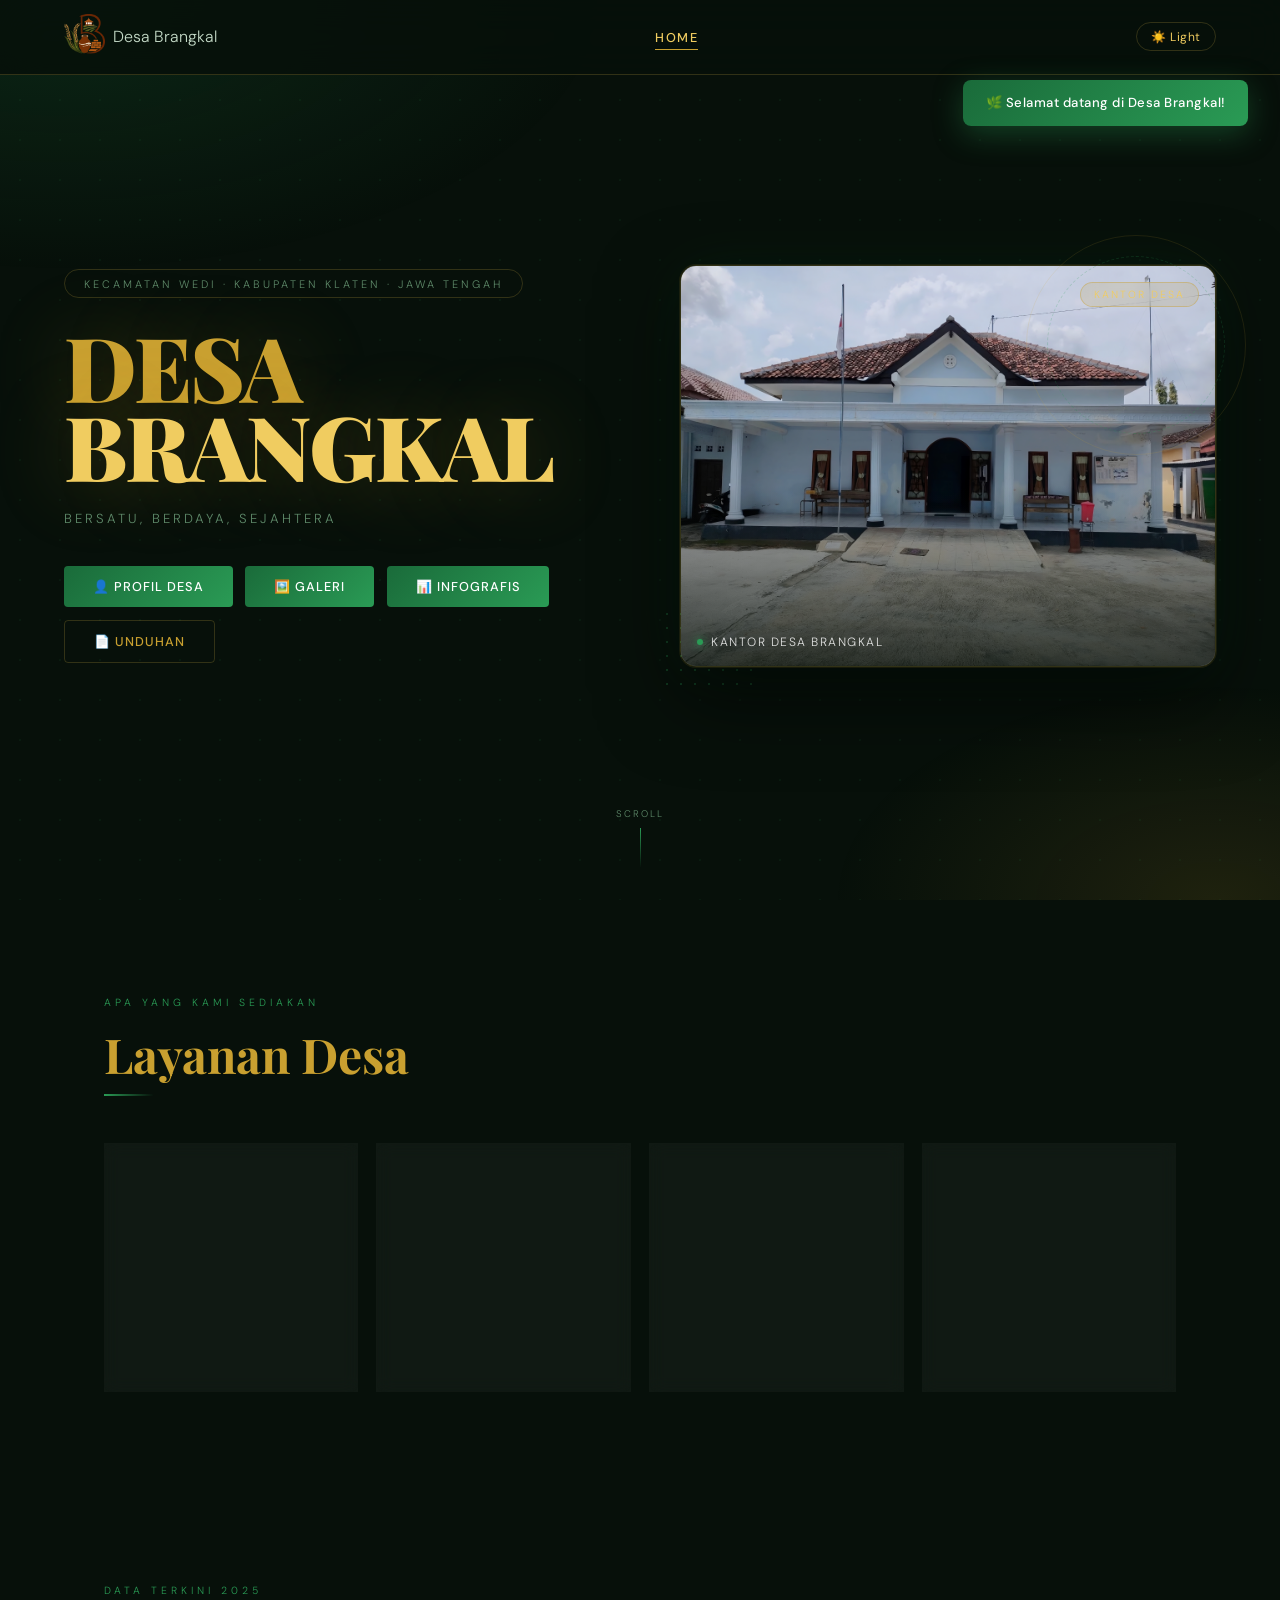
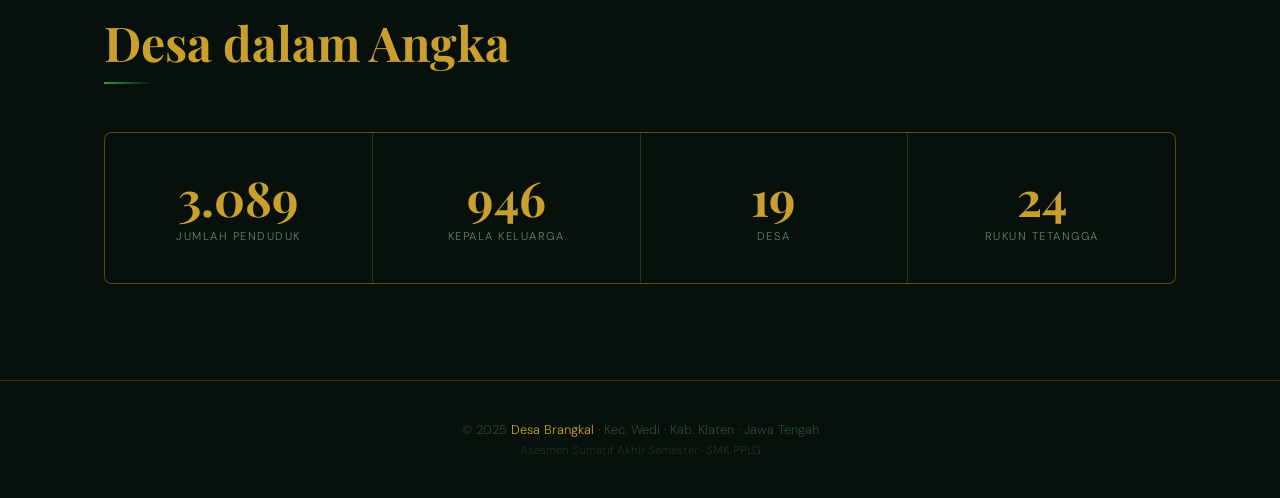
<file: index.html>
<!DOCTYPE html>
<html lang="id">
<head>
  <meta charset="UTF-8"/>
  <meta name="viewport" content="width=device-width, initial-scale=1.0"/>
  <title>Desa Brangkal — Kec. Wedi, Klaten</title>
  <link rel="stylesheet" href="css/style.css"/>
  <link href="https://fonts.googleapis.com/css2?family=Playfair+Display:wght@700;900&family=DM+Sans:wght@300;400;500&display=swap" rel="stylesheet"/>
<head>
  
  <!-- Favicon (logo di tab browser) -->
  <link rel="icon" type="image/png" href="logo.png">
  
</head>
<body>

  <!-- TOAST SELAMAT DATANG -->
  <div id="toast">🌿 Selamat datang di Desa Brangkal!</div>

  <!-- NAVIGASI -->
  <nav id="navbar">
    <div class="brand">
      <div class="brad-icon">
        <img src="assets/img/logo.jpg" alt="Logo Desa Karanganom">
      </div>
      <div class="brand-teks">
        <hi>Desa Brangkal</hi>
      </div>
    </div>
    <ul class="nav-links">
      <li><a href="index.html" class="active">Home</a></li>
    </ul>
    <button id="themeBtn" class="theme-btn">☀️ Light</button>
  </nav>

  <!-- HERO -->
  <section class="hero">
    <div class="hero-bg"></div>
    <div class="hero-inner">
      <!-- LEFT: text content -->
      <div class="hero-content">
        <p class="hero-tag">Kecamatan Wedi · Kabupaten Klaten · Jawa Tengah</p>
        <h1 class="hero-title">DESA<br><span>BRANGKAL</span></h1>
        <p class="hero-sub">Bersatu, Berdaya, Sejahtera</p>
        <div class="hero-btns">
          <a href="profil.html" class="btn-primary">👤 Profil Desa</a>
          <a href="galeri.html" class="btn-primary">🖼️ Galeri</a>
          <a href="infografis.html" class="btn-primary">📊 Infografis</a>
          <a href="unduhan.html" class="btn-outline">📄 Unduhan</a>
        </div>
      </div>
      <!-- RIGHT: photo card -->
      <div class="hero-photo-wrap">
        <div class="hero-photo-frame">
          <img src="assets/img/kantor_desa.png" alt="Kantor Desa Brangkal" class="hero-photo"/>
          <div class="hero-photo-caption">
            <span class="caption-dot"></span>
            Kantor Desa Brangkal
          </div>
          <div class="hero-photo-badge">Kantor Desa</div>
        </div>
        <div class="hero-deco-ring"></div>
        <div class="hero-deco-dots"></div>
      </div>
    </div>
    <div class="scroll-hint">
      <span>SCROLL</span>
      <div class="scroll-line"></div>
    </div>
  </section>

  <!-- LAYANAN -->
  <section class="section">
    <p class="sec-label reveal">Apa yang Kami Sediakan</p>
    <h2 class="sec-title reveal">Layanan Desa</h2>
    <div class="sec-line reveal"></div>
    <div class="cards-grid">
      <div class="card reveal">
        <div class="card-icon">📋</div>
        <h3>Administrasi</h3>
        <p>Pengurusan KK, KTP, surat keterangan domisili, dan dokumen kependudukan lainnya secara cepat.</p>
      </div>
      <div class="card reveal">
        <div class="card-icon">🏗️</div>
        <h3>Perizinan</h3>
        <p>Izin usaha, IMB, dan perizinan lingkungan untuk mendukung kemajuan warga desa.</p>
      </div>
      <div class="card reveal">
        <div class="card-icon">💰</div>
        <h3>Bantuan Sosial</h3>
        <p>Program bantuan sosial, penyaluran BLT, dan layanan kesejahteraan masyarakat desa.</p>
      </div>
      <div class="card reveal">
        <div class="card-icon">📢</div>
        <h3>Informasi Publik</h3>
        <p>Pengumuman resmi, berita desa, dan informasi kegiatan warga secara transparan.</p>
      </div>
    </div>
  </section>

  <!-- STATISTIK -->
  <section class="section">
    <p class="sec-label reveal">Data Terkini 2025</p>
    <h2 class="sec-title reveal">Desa dalam Angka</h2>
    <div class="sec-line reveal"></div>
    <div class="stats-row reveal">
      <div class="stat-item">
        <div class="stat-num">3.089</div>
        <div class="stat-label">Jumlah Penduduk</div>
      </div>
      <div class="stat-item">
        <div class="stat-num">946</div>
        <div class="stat-label">Kepala Keluarga</div>
      </div>
      <div class="stat-item">
        <div class="stat-num">19</div>
        <div class="stat-label">Desa</div>
      </div>
      <div class="stat-item">
        <div class="stat-num">24</div>
        <div class="stat-label">Rukun Tetangga</div>
      </div>
    </div>
  </section>

  <!-- FOOTER -->
  <footer>
    <p>© 2025 <span>Desa Brangkal</span> · Kec. Wedi · Kab. Klaten · Jawa Tengah</p>
    <p class="footer-sub">Asesmen Sumatif Akhir Semester · SMK PPLG</p>
  </footer>

  <script src="js/script.js"></script>
</body>
</html>
</file>
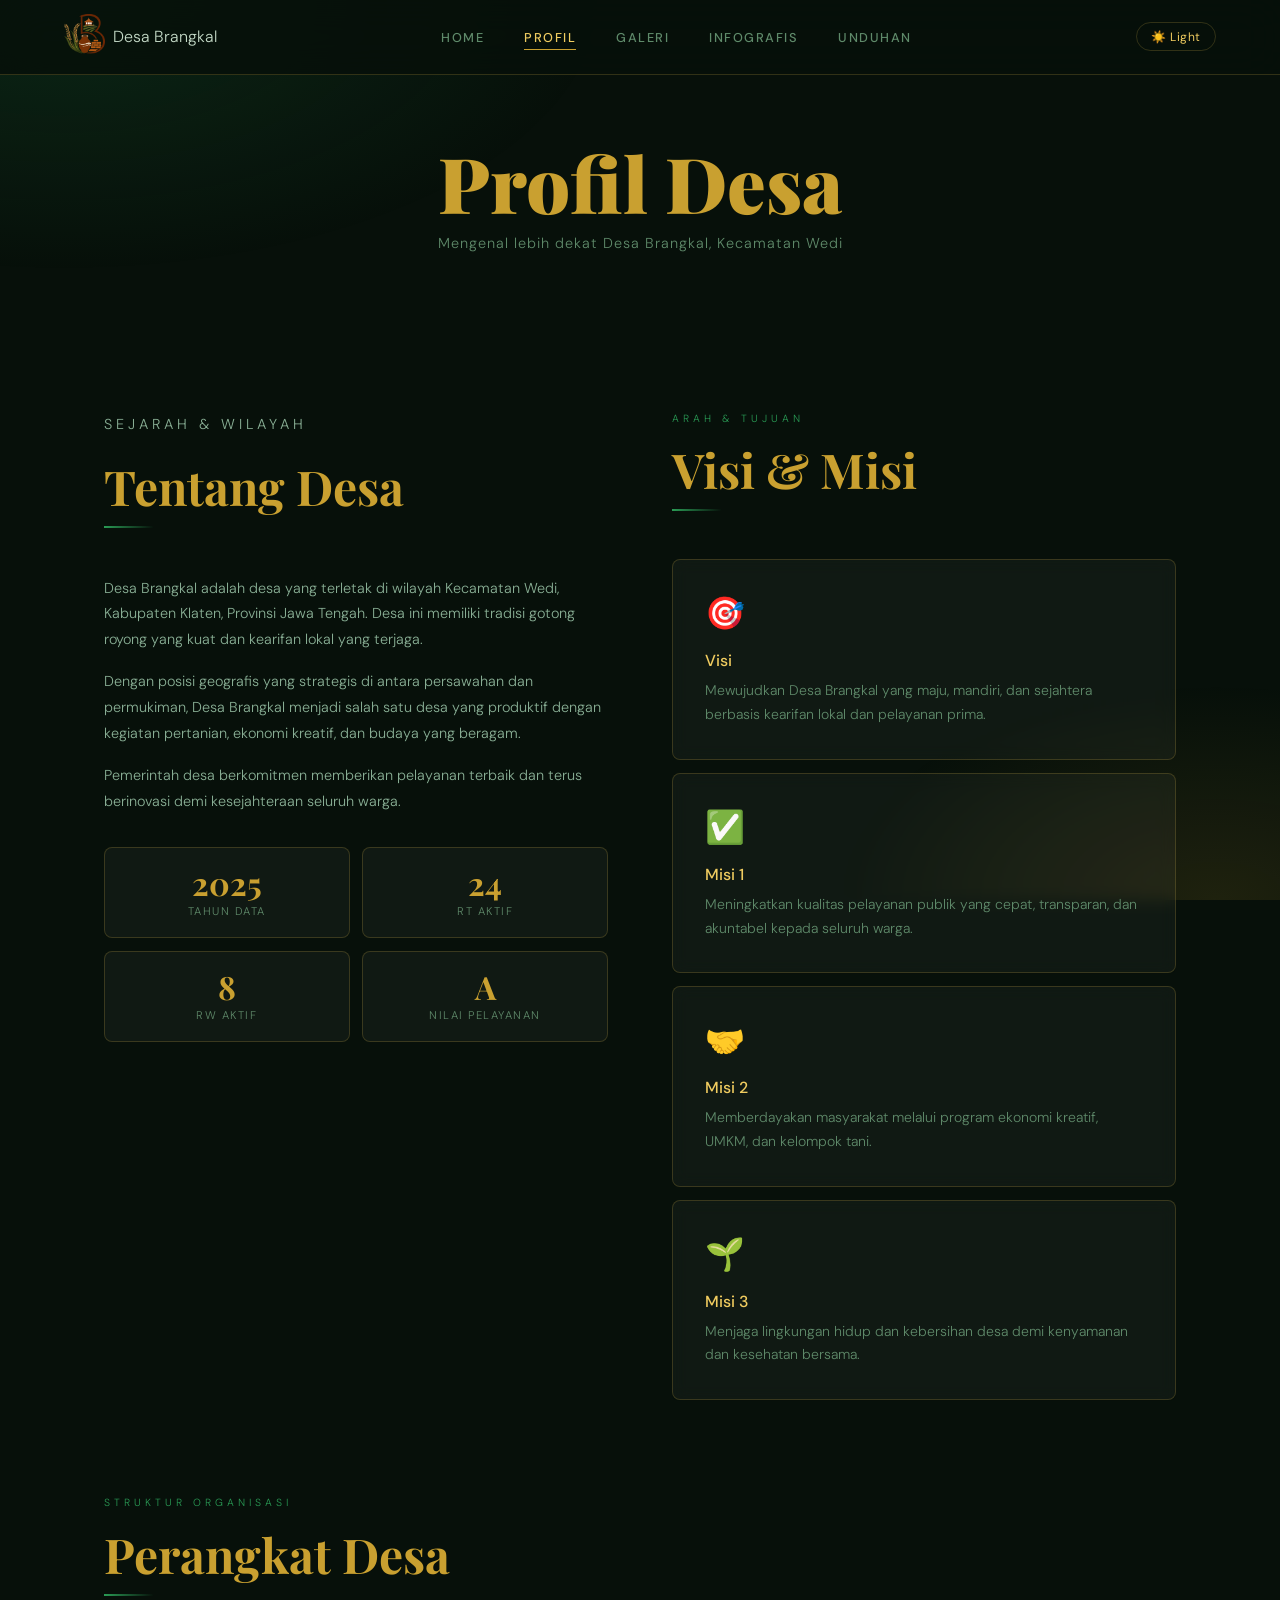
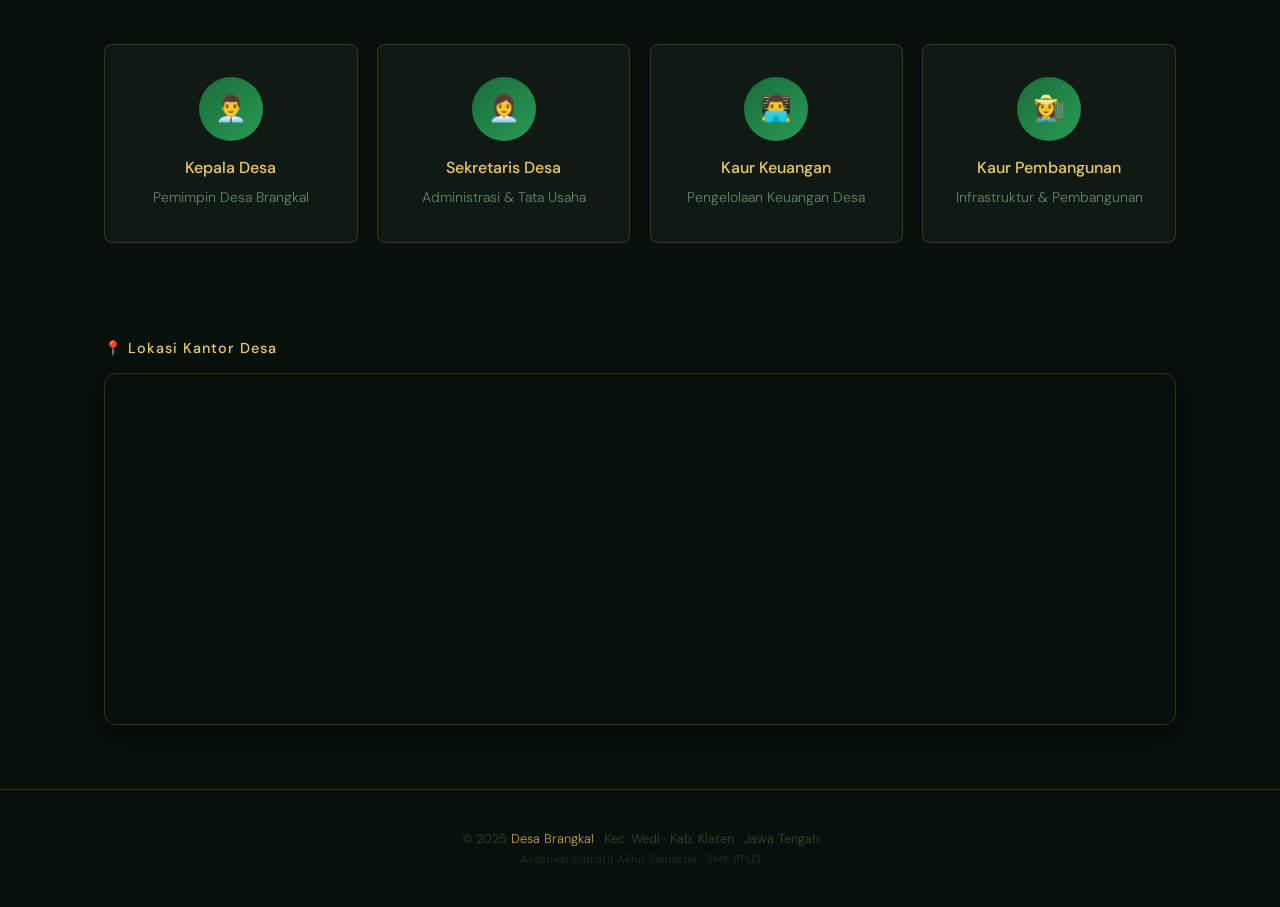
<file: profil.html>
<!DOCTYPE html>
<html lang="id">
<head>
  <meta charset="UTF-8"/>
  <meta name="viewport" content="width=device-width, initial-scale=1.0"/>
  <title>Profil — Desa Brangkal</title>
  <link rel="stylesheet" href="css/style.css"/>
  <link href="https://fonts.googleapis.com/css2?family=Playfair+Display:wght@700;900&family=DM+Sans:wght@300;400;500&display=swap" rel="stylesheet"/>
<head>
  
  <!-- Favicon (logo di tab browser) -->
  <link rel="icon" type="image/png" href="logo.png">
  
</head>
<body>

  <nav id="navbar">
     <div class="brand">
      <div class="brad-icon">
        <img src="assets/img/logo.jpg" alt="Logo Desa Karanganom">
      </div>
      <div class="brand-teks">
        <hi>Desa Brangkal</hi>
      </div>
    </div>
    <ul class="nav-links">
      <li><a href="index.html">Home</a></li>
      <li><a href="profil.html" class="active">Profil</a></li>
      <li><a href="galeri.html">Galeri</a></li>
      <li><a href="infografis.html">Infografis</a></li>
      <li><a href="unduhan.html">Unduhan</a></li>
    </ul>
    <button id="themeBtn" class="theme-btn">☀️ Light</button>
  </nav>

  <div class="page-header">
    <h1>Profil Desa</h1>
    <p>Mengenal lebih dekat Desa Brangkal, Kecamatan Wedi</p>
  </div>

  <section class="section">
    <div class="profil-grid">

      <!-- TENTANG -->
      <div class="profil-text reveal">
        <p class="sec-label">Sejarah & Wilayah</p>
        <h2 class="sec-title">Tentang Desa</h2>
        <div class="sec-line"></div>
        <p>Desa Brangkal adalah desa yang terletak di wilayah Kecamatan Wedi, Kabupaten Klaten, Provinsi Jawa Tengah. Desa ini memiliki tradisi gotong royong yang kuat dan kearifan lokal yang terjaga.</p>
        <p>Dengan posisi geografis yang strategis di antara persawahan dan permukiman, Desa Brangkal menjadi salah satu desa yang produktif dengan kegiatan pertanian, ekonomi kreatif, dan budaya yang beragam.</p>
        <p>Pemerintah desa berkomitmen memberikan pelayanan terbaik dan terus berinovasi demi kesejahteraan seluruh warga.</p>
        <div class="stat-row">
          <div class="stat-box">
            <div class="stat-num">2025</div>
            <div class="stat-label">Tahun Data</div>
          </div>
          <div class="stat-box">
            <div class="stat-num">24</div>
            <div class="stat-label">RT Aktif</div>
          </div>
          <div class="stat-box">
            <div class="stat-num">8</div>
            <div class="stat-label">RW Aktif</div>
          </div>
          <div class="stat-box">
            <div class="stat-num">A</div>
            <div class="stat-label">Nilai Pelayanan</div>
          </div>
        </div>
      </div>

      <!-- VISI MISI -->
      <div class="reveal">
        <p class="sec-label">Arah & Tujuan</p>
        <h2 class="sec-title">Visi & Misi</h2>
        <div class="sec-line"></div>
        <div class="card" style="margin-bottom:.8rem">
          <div class="card-icon">🎯</div>
          <h3>Visi</h3>
          <p>Mewujudkan Desa Brangkal yang maju, mandiri, dan sejahtera berbasis kearifan lokal dan pelayanan prima.</p>
        </div>
        <div class="card" style="margin-bottom:.8rem">
          <div class="card-icon">✅</div>
          <h3>Misi 1</h3>
          <p>Meningkatkan kualitas pelayanan publik yang cepat, transparan, dan akuntabel kepada seluruh warga.</p>
        </div>
        <div class="card" style="margin-bottom:.8rem">
          <div class="card-icon">🤝</div>
          <h3>Misi 2</h3>
          <p>Memberdayakan masyarakat melalui program ekonomi kreatif, UMKM, dan kelompok tani.</p>
        </div>
        <div class="card">
          <div class="card-icon">🌱</div>
          <h3>Misi 3</h3>
          <p>Menjaga lingkungan hidup dan kebersihan desa demi kenyamanan dan kesehatan bersama.</p>
        </div>
      </div>
    </div>
  </section>

  <!-- PERANGKAT DESA -->
  <section class="section" style="padding-top:0">
    <p class="sec-label reveal">Struktur Organisasi</p>
    <h2 class="sec-title reveal">Perangkat Desa</h2>
    <div class="sec-line reveal"></div>
    <div class="cards-grid">
      <div class="card reveal" style="text-align:center">
        <div class="avatar">👨‍💼</div>
        <h3>Kepala Desa</h3>
        <p>Pemimpin Desa Brangkal</p>
      </div>
      <div class="card reveal" style="text-align:center">
        <div class="avatar">👩‍💼</div>
        <h3>Sekretaris Desa</h3>
        <p>Administrasi & Tata Usaha</p>
      </div>
      <div class="card reveal" style="text-align:center">
        <div class="avatar">👨‍💻</div>
        <h3>Kaur Keuangan</h3>
        <p>Pengelolaan Keuangan Desa</p>
      </div>
      <div class="card reveal" style="text-align:center">
        <div class="avatar">👩‍🌾</div>
        <h3>Kaur Pembangunan</h3>
        <p>Infrastruktur & Pembangunan</p>
      </div>
    </div>
  </section>
<!-- MAPS KANTOR DESA -->
<div class="maps-wrap">
  <h3 class="maps-title">📍 Lokasi Kantor Desa</h3>
  <div class="maps-frame">
    <iframe
      src="https://www.google.com/maps/embed?pb=!1m17!1m12!1m3!1d3952.1!2d110.6111111!3d-7.7777778!2m3!1f0!2f0!3f0!3m2!1i1024!2i768!4f13.1!3m2!1m1!2zN8KwNDYnNDAuMCJTIDExMMKwMzYnNDAuMCJF!5e0!3m2!1sid!2sid!4v1700000000000!5m2!1sid!2sid"
      width="100%"
      height="350"
      style="border:0;"
      allowfullscreen=""
      loading="lazy"
      referrerpolicy="no-referrer-when-downgrade">
    </iframe>
  </div>
</div>
  <footer>
    <p>© 2025 <span>Desa Brangkal</span> · Kec. Wedi · Kab. Klaten · Jawa Tengah</p>
    <p class="footer-sub">Asesmen Sumatif Akhir Semester · SMK PPLG</p>
  </footer>

  <script src="js/script.js"></script>
</body>
</html>
</file>
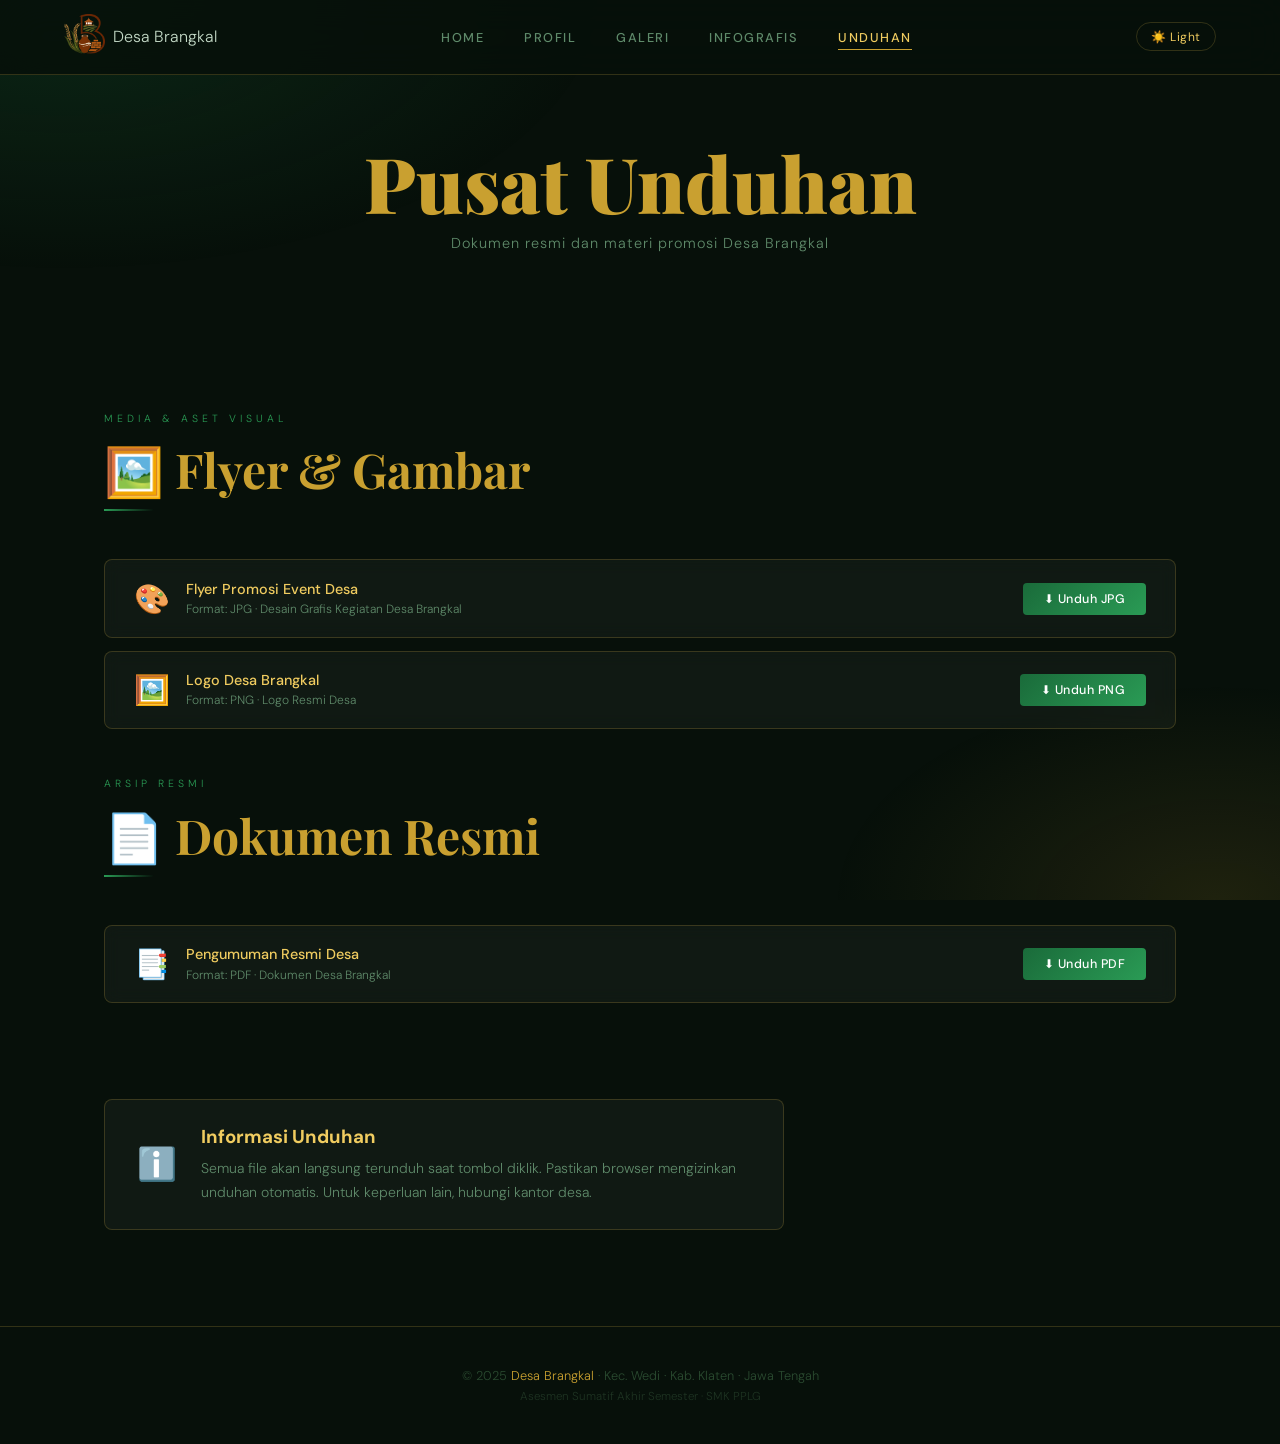
<file: unduhan.html>
<!DOCTYPE html>
<html lang="id">
<head>
  <meta charset="UTF-8"/>
  <meta name="viewport" content="width=device-width, initial-scale=1.0"/>
  <title>Unduhan — Desa Brangkal</title>
  <link rel="stylesheet" href="css/style.css"/>
  <link href="https://fonts.googleapis.com/css2?family=Playfair+Display:wght@700;900&family=DM+Sans:wght@300;400;500&display=swap" rel="stylesheet"/>
<head>
  
  <!-- Favicon (logo di tab browser) -->
  <link rel="icon" type="image/png" href="logo.png">
  
</head>
<body>

  <nav id="navbar">
     <div class="brand">
      <div class="brad-icon">
        <img src="assets/img/logo.jpg" alt="Logo Desa Karanganom">
      </div>
      <div class="brand-teks">
        <hi>Desa Brangkal</hi>
      </div>
    </div>
    <ul class="nav-links">
      <li><a href="index.html">Home</a></li>
      <li><a href="profil.html">Profil</a></li>
      <li><a href="galeri.html">Galeri</a></li>
      <li><a href="infografis.html">Infografis</a></li>
      <li><a href="unduhan.html" class="active">Unduhan</a></li>
    </ul>
    <button id="themeBtn" class="theme-btn">☀️ Light</button>
  </nav>

  <div class="page-header">
    <h1>Pusat Unduhan</h1>
    <p>Dokumen resmi dan materi promosi Desa Brangkal</p>
  </div>

  <section class="section">

    <!-- FLYER / GAMBAR -->
    <p class="sec-label reveal">Media & Aset Visual</p>
    <h2 class="sec-title reveal">🖼️ Flyer & Gambar</h2>
    <div class="sec-line reveal"></div>

    <div class="dl-list" style="margin-bottom:3rem">
      <div class="dl-card reveal">
        <div class="dl-info">
          <div class="dl-icon">🎨</div>
          <div>
            <div class="dl-name">Flyer Promosi Event Desa</div>
            <div class="dl-meta">Format: JPG · Desain Grafis Kegiatan Desa Brangkal</div>
          </div>
        </div>
        <!-- atribut download = file otomatis terunduh saat diklik -->
        <a href="assets/img/flyer_desa.jpg" download="flyer_event_desa_brangkal.jpg" class="btn-dl">⬇ Unduh JPG</a>
      </div>

      <div class="dl-card reveal">
        <div class="dl-info">
          <div class="dl-icon">🖼️</div>
          <div>
            <div class="dl-name">Logo Desa Brangkal</div>
            <div class="dl-meta">Format: PNG · Logo Resmi Desa</div>
          </div>
        </div>
        <a href="assets/img/logo_desa.jpg" download="logo_desa_brangkal.png" class="btn-dl">⬇ Unduh PNG</a>
      </div>
    </div>

    <!-- DOKUMEN PDF -->
    <p class="sec-label reveal">Arsip Resmi</p>
    <h2 class="sec-title reveal">📄 Dokumen Resmi</h2>
    <div class="sec-line reveal"></div>

    <div class="dl-list">
      <div class="dl-card reveal">
        <div class="dl-info">
          <div class="dl-icon">📑</div>
          <div>
            <div class="dl-name">Pengumuman Resmi Desa</div>
            <div class="dl-meta">Format: PDF · Dokumen Desa Brangkal</div>
          </div>
        </div>
        <a href="assets/surat/pengumuman.pdf" download="pengumuman_desa_brangkal.pdf" class="btn-dl">⬇ Unduh PDF</a>

      </div>

    </div>

  </section>

  <!-- INFO BOX -->
  <section class="section" style="padding-top:0">
    <div class="info-box reveal">
      <div class="info-icon">ℹ️</div>
      <div>
        <h3>Informasi Unduhan</h3>
        <p>Semua file akan langsung terunduh saat tombol diklik. Pastikan browser mengizinkan unduhan otomatis. Untuk keperluan lain, hubungi kantor desa.</p>
      </div>
    </div>
  </section>

  <footer>
    <p>© 2025 <span>Desa Brangkal</span> · Kec. Wedi · Kab. Klaten · Jawa Tengah</p>
    <p class="footer-sub">Asesmen Sumatif Akhir Semester · SMK PPLG</p>
  </footer>

  <script src="js/script.js"></script>
</body>
</html>
</file>
<file: css/style.css>
/* =============================================
   DESA BRANGKAL — style.css
   Font: Playfair Display (judul) + DM Sans (teks)
   Tema: Hijau alam + emas hangat — nuansa pedesaan elegan
   ============================================= */

/* ── IMPORT FONT (sudah di HTML, ini backup) ── */
@import url('https://fonts.googleapis.com/css2?family=Playfair+Display:wght@700;900&family=DM+Sans:wght@300;400;500&display=swap');

/* ── VARIABEL WARNA (dark mode default) ──
   --bg      : warna latar utama
   --card    : warna latar kartu
   --bd      : warna border
   --txt     : warna teks utama
   --sub     : warna teks sekunder/abu
   --hijau   : warna aksen hijau utama
   --hijau2  : hijau lebih terang
   --emas    : warna emas/kuning aksen
   --emas2   : emas lebih terang
*/
:root {
  --bg:     #07100a;
  --card:   rgba(255,255,255,0.04);
  --bd:     rgba(180,150,60,0.25);
  --txt:    #c5dbc8;
  --sub:    #5f8a6a;
  --hijau:  #1a6b3a;
  --hijau2: #2a9b55;
  --emas:   #c9a030;
  --emas2:  #f0cc60;
}

/* ── RESET DASAR ──
   Menghapus margin/padding bawaan browser,
   box-sizing: border-box agar padding tidak menambah lebar elemen
*/
*, *::before, *::after {
  margin: 0;
  padding: 0;
  box-sizing: border-box;
}

html { scroll-behavior: smooth; }  /* scroll halus saat klik link anchor */

/* ── BODY ── */
body {
  background: var(--bg);
  color: var(--txt);
  font-family: 'DM Sans', sans-serif;
  font-weight: 300;
  overflow-x: hidden;  /* cegah scroll horizontal */
  min-height: 100vh;
}

/* ── EFEK LATAR GRADIEN (dekoratif, tidak bisa diklik) ── */
body::before {
  content: '';
  position: fixed;
  inset: 0;  /* shorthand untuk top/right/bottom/left: 0 */
  background:
    radial-gradient(ellipse 70% 50% at 5% 0%, rgba(26,107,58,.25) 0%, transparent 60%),
    radial-gradient(ellipse 50% 40% at 95% 100%, rgba(201,160,48,.12) 0%, transparent 60%);
  pointer-events: none;  /* tidak menghalangi klik */
  z-index: 0;
}

/* ══════════════════════════════
   NAVIGASI
══════════════════════════════ */
nav {
  position: fixed;        /* menempel di atas layar saat scroll */
  top: 0; left: 0; right: 0;
  z-index: 100;
  display: flex;
  align-items: center;
  justify-content: space-between;
  padding: .9rem 4rem;
  background: rgba(7,16,10,.85);
  backdrop-filter: blur(20px);   /* efek kaca buram */
  border-bottom: 1px solid var(--bd);
  transition: padding .3s;       /* animasi saat scroll */
}

/* Logo kiri navbar */
.nav-logo {
  display: flex;
  align-items: center;
  gap: .5rem;
  text-decoration: none;
  font-family: 'Playfair Display', serif;
  font-size: 0.85rem;
  color: var(--emas);
  letter-spacing: 1px;
}
.logo-icon { font-size: 1rem; }

/* Tambahkan ini jika logo pakai <img> */
.nav-logo img {
  height: 36px;
  width: auto;
}

/* Link navigasi tengah */
.nav-links {
  display: flex;
  gap: 2.5rem;
  list-style: none;  /* hilangkan bullet */
}
.nav-links a {
  color: var(--sub);
  text-decoration: none;
  font-size: .8rem;
  font-weight: 500;
  letter-spacing: 1.5px;
  text-transform: uppercase;
  transition: color .3s;
  position: relative;
}
/* Garis bawah animasi saat hover/aktif */
.nav-links a::after {
  content: '';
  position: absolute;
  bottom: -4px; left: 0;
  width: 0; height: 1px;
  background: var(--emas);
  transition: width .3s;
}
.nav-links a:hover,
.nav-links a.active { color: var(--emas2); }
.nav-links a:hover::after,
.nav-links a.active::after { width: 100%; }

/* Tombol ganti tema */
.theme-btn {
  background: none;
  border: 1px solid var(--bd);
  color: var(--emas2);
  padding: .35rem .9rem;
  border-radius: 20px;
  cursor: pointer;
  font-size: .75rem;
  font-family: 'DM Sans', sans-serif;
  letter-spacing: .5px;
  transition: all .3s;
}
.theme-btn:hover {
  background: var(--emas);
  color: var(--bg);
  border-color: var(--emas);
}

/* ══════════════════════════════
   HERO (halaman utama) — Split Layout
══════════════════════════════ */
.hero {
  min-height: 100vh;
  display: flex;
  align-items: center;
  justify-content: center;
  padding: 7rem 4rem 5rem;
  position: relative;
  z-index: 1;
}

/* Pola titik-titik dekoratif di hero */
.hero-bg {
  position: absolute;
  inset: 0;
  background-image: radial-gradient(rgba(42,155,85,.08) 1px, transparent 1px);
  background-size: 40px 40px;
  pointer-events: none;
}

/* Split: teks kiri + foto kanan */
.hero-inner {
  display: grid;
  grid-template-columns: 1fr 1fr;
  gap: 5rem;
  align-items: center;
  max-width: 1200px;
  width: 100%;
}

.hero-content {
  position: relative;
  text-align: left;
}

/* Tag kecil di atas judul */
.hero-tag {
  display: inline-block;
  border: 1px solid var(--bd);
  color: var(--sub);
  font-size: .68rem;
  letter-spacing: 3px;
  text-transform: uppercase;
  padding: .4rem 1.2rem;
  border-radius: 20px;
  margin-bottom: 1.8rem;
  animation: fadeUp .8s ease both;
}

/* Judul besar hero */
.hero-title {
  font-family: 'Playfair Display', serif;
  font-size: clamp(3.5rem, 7vw, 7rem);
  font-weight: 900;
  line-height: .88;
  color: var(--emas);
  text-shadow: 0 0 80px rgba(201,160,48,.3);
  animation: fadeUp .8s .15s ease both;
  letter-spacing: -2px;
}
.hero-title span { color: var(--emas2); }

.hero-sub {
  font-size: .82rem;
  color: var(--sub);
  margin: 1.6rem 0 2.4rem;
  letter-spacing: 3px;
  text-transform: uppercase;
  animation: fadeUp .8s .3s ease both;
}

.hero-btns {
  display: flex;
  gap: .8rem;
  flex-wrap: wrap;
  animation: fadeUp .8s .45s ease both;
}

/* ── FOTO KANTOR DESA ── */
.hero-photo-wrap {
  position: relative;
  animation: fadeUp .9s .3s ease both;
}

.hero-photo-frame {
  position: relative;
  border-radius: 16px;
  overflow: hidden;
  border: 1px solid var(--bd);
  box-shadow:
    0 0 0 1px rgba(201,160,48,.1),
    0 30px 80px rgba(0,0,0,.6),
    0 0 60px rgba(26,107,58,.15);
  aspect-ratio: 4/3;
}

.hero-photo {
  width: 100%;
  height: 100%;
  object-fit: cover;
  display: block;
  filter: brightness(.92) saturate(1.05);
  transition: transform .6s ease, filter .4s;
}
.hero-photo-frame:hover .hero-photo {
  transform: scale(1.04);
  filter: brightness(1) saturate(1.1);
}

/* Gradien overlay bawah foto */
.hero-photo-frame::after {
  content: '';
  position: absolute;
  bottom: 0; left: 0; right: 0;
  height: 45%;
  background: linear-gradient(transparent, rgba(7,16,10,.75));
  pointer-events: none;
}

/* Caption bawah foto */
.hero-photo-caption {
  position: absolute;
  bottom: 1rem;
  left: 1rem;
  z-index: 2;
  display: flex;
  align-items: center;
  gap: .5rem;
  color: rgba(255,255,255,.85);
  font-size: .75rem;
  letter-spacing: 1.5px;
  text-transform: uppercase;
}
.caption-dot {
  width: 6px; height: 6px;
  border-radius: 50%;
  background: var(--hijau2);
  box-shadow: 0 0 8px var(--hijau2);
  animation: pulse 2s infinite;
}

/* Badge pojok kanan atas */
.hero-photo-badge {
  position: absolute;
  top: 1rem; right: 1rem;
  z-index: 2;
  background: rgba(201,160,48,.15);
  border: 1px solid rgba(201,160,48,.4);
  backdrop-filter: blur(8px);
  color: var(--emas2);
  font-size: .65rem;
  letter-spacing: 2px;
  text-transform: uppercase;
  padding: .3rem .8rem;
  border-radius: 20px;
}

/* Dekorasi cincin di belakang foto */
.hero-deco-ring {
  position: absolute;
  width: 220px; height: 220px;
  border-radius: 50%;
  border: 1px solid rgba(201,160,48,.12);
  top: -30px; right: -30px;
  pointer-events: none;
}
.hero-deco-ring::before {
  content: '';
  position: absolute;
  inset: 20px;
  border-radius: 50%;
  border: 1px dashed rgba(42,155,85,.2);
}

/* Dekorasi dot grid di belakang foto */
.hero-deco-dots {
  position: absolute;
  bottom: -20px; left: -20px;
  width: 100px; height: 80px;
  background-image: radial-gradient(rgba(42,155,85,.3) 1.5px, transparent 1.5px);
  background-size: 14px 14px;
  pointer-events: none;
  z-index: -1;
}

/* Indikator scroll */
.scroll-hint {
  position: absolute;
  bottom: 2rem;
  left: 50%;
  transform: translateX(-50%);
  display: flex;
  flex-direction: column;
  align-items: center;
  gap: .5rem;
  color: var(--sub);
  font-size: .6rem;
  letter-spacing: 2px;
}
.scroll-line {
  width: 1px;
  height: 40px;
  background: linear-gradient(var(--hijau2), transparent);
  animation: pulse 2s infinite;
}

/* Responsif tablet */
@media (max-width: 900px) {
  .hero { padding: 7rem 1.5rem 5rem; }
  .hero-inner { grid-template-columns: 1fr; gap: 3rem; }
  .hero-content { text-align: center; }
  .hero-btns { justify-content: center; }
  .hero-deco-ring { display: none; }
}
@media (max-width: 600px) {
  .hero-title { font-size: clamp(2.8rem, 12vw, 5rem); }
}

/* ══════════════════════════════
   TOMBOL
══════════════════════════════ */
.btn-primary {
  background: linear-gradient(135deg, var(--hijau), var(--hijau2));
  color: #fff;
  padding: .75rem 1.8rem;
  border-radius: 4px;
  text-decoration: none;
  font-size: .8rem;
  font-weight: 500;
  letter-spacing: 1px;
  text-transform: uppercase;
  transition: all .3s;
  border: none;
  cursor: pointer;
}
.btn-primary:hover {
  transform: translateY(-3px);
  box-shadow: 0 10px 28px rgba(42,155,85,.4);
}

.btn-outline {
  background: transparent;
  color: var(--emas);
  padding: .75rem 1.8rem;
  border-radius: 4px;
  text-decoration: none;
  font-size: .8rem;
  font-weight: 500;
  letter-spacing: 1px;
  text-transform: uppercase;
  border: 1px solid var(--bd);
  transition: all .3s;
}
.btn-outline:hover {
  background: var(--emas);
  color: var(--bg);
  border-color: var(--emas);
}

/* ══════════════════════════════
   SECTION (bagian konten)
══════════════════════════════ */
.section {
  position: relative;
  z-index: 1;
  padding: 6rem 4rem;
  max-width: 1200px;
  margin: 0 auto;  /* center horizontal */
}

/* Label kecil di atas judul section */
.sec-label {
  font-size: .65rem;
  letter-spacing: 4px;
  text-transform: uppercase;
  color: var(--hijau2);
  margin-bottom: .8rem;
}

/* Judul section */
.sec-title {
  font-family: 'Playfair Display', serif;
  font-size: clamp(2rem, 4vw, 3rem);
  color: var(--emas);
  margin-bottom: .5rem;
  font-weight: 700;
}

/* Garis dekoratif di bawah judul */
.sec-line {
  width: 50px;
  height: 2px;
  background: linear-gradient(90deg, var(--hijau2), transparent);
  margin-bottom: 3rem;
}

/* ══════════════════════════════
   KARTU (cards)
══════════════════════════════ */
.cards-grid {
  display: grid;
  grid-template-columns: repeat(auto-fit, minmax(240px, 1fr));  /* responsif otomatis */
  gap: 1.2rem;
}

.card {
  background: var(--card);
  border: 1px solid var(--bd);
  border-radius: 8px;
  padding: 2rem;
  transition: all .35s;
  backdrop-filter: blur(8px);
  position: relative;
  overflow: hidden;
}

/* Garis hijau atas kartu (muncul saat hover) */
.card::before {
  content: '';
  position: absolute;
  top: 0; left: 0; right: 0;
  height: 2px;
  background: linear-gradient(90deg, transparent, var(--hijau2), transparent);
  opacity: 0;
  transition: opacity .3s;
}
.card:hover { transform: translateY(-5px); border-color: rgba(201,160,48,.5); }
.card:hover::before { opacity: 1; }

.card-icon { font-size: 2rem; margin-bottom: 1rem; }
.card h3 { color: var(--emas2); margin-bottom: .5rem; font-size: 1rem; font-weight: 500; }
.card p  { color: var(--sub); font-size: .875rem; line-height: 1.7; }

/* Avatar lingkaran untuk kartu perangkat desa */
.avatar {
  width: 64px; height: 64px;
  background: linear-gradient(135deg, var(--hijau), var(--hijau2));
  border-radius: 50%;
  margin: 0 auto 1rem;
  display: flex;
  align-items: center;
  justify-content: center;
  font-size: 1.6rem;
}

/* ══════════════════════════════
   STATISTIK (baris angka)
══════════════════════════════ */
.stats-row {
  display: grid;
  grid-template-columns: repeat(4, 1fr);  /* 4 kolom sama lebar */
  gap: 1px;
  background: var(--bd);  /* warna gap antar item */
  border: 1px solid var(--bd);
  border-radius: 8px;
  overflow: hidden;
  margin-top: 2rem;
}
.stat-item {
  background: var(--bg);
  padding: 2.5rem 1rem;
  text-align: center;
  transition: background .3s;
}
.stat-item:hover { background: var(--card); }
.stat-num {
  font-family: 'Playfair Display', serif;
  font-size: 3rem;
  color: var(--emas);
  line-height: 1;
  font-weight: 700;
}
.stat-label {
  font-size: .7rem;
  color: var(--sub);
  letter-spacing: 1.5px;
  text-transform: uppercase;
  margin-top: .5rem;
}

/* ══════════════════════════════
   PROFIL GRID
══════════════════════════════ */
.profil-grid {
  display: grid;
  grid-template-columns: 1fr 1fr;
  gap: 4rem;
  align-items: start;
}
.profil-text p {
  color: #8ab096;
  line-height: 1.8;
  margin-bottom: 1rem;
  font-size: .9rem;
}
.stat-row {
  display: grid;
  grid-template-columns: 1fr 1fr;
  gap: .8rem;
  margin-top: 2rem;
}
.stat-box {
  background: var(--card);
  border: 1px solid var(--bd);
  border-radius: 8px;
  padding: 1.2rem;
  text-align: center;
}
.stat-box .stat-num {
  font-family: 'Playfair Display', serif;
  font-size: 2rem;
  color: var(--emas);
  font-weight: 700;
}
.stat-box .stat-label {
  font-size: .7rem;
  color: var(--sub);
  margin-top: .3rem;
}

/* ══════════════════════════════
   PAGE HEADER (semua halaman selain home)
══════════════════════════════ */
.page-header {
  padding: 9rem 4rem 4rem;
  text-align: center;
  position: relative;
  z-index: 1;
}
.page-header h1 {
  font-family: 'Playfair Display', serif;
  font-size: clamp(2.5rem, 6vw, 5rem);
  color: var(--emas);
  font-weight: 900;
  line-height: 1;
}
.page-header p {
  color: var(--sub);
  margin-top: .8rem;
  font-size: .9rem;
  letter-spacing: 1px;
}

/* ══════════════════════════════
   GALERI
══════════════════════════════ */
.filter-bar {
  display: flex;
  gap: .5rem;
  flex-wrap: wrap;
  margin-bottom: 2rem;
}
.filter-btn {
  background: transparent;
  border: 1px solid var(--bd);
  color: var(--sub);
  padding: .35rem 1rem;
  border-radius: 20px;
  cursor: pointer;
  font-size: .75rem;
  font-family: 'DM Sans', sans-serif;
  transition: all .3s;
}
.filter-btn.active,
.filter-btn:hover {
  background: var(--hijau);
  color: #fff;
  border-color: var(--hijau);
}

.galeri-grid {
  display: grid;
  grid-template-columns: repeat(auto-fill, minmax(220px, 1fr));
  gap: 1rem;
}
.galeri-item {
  border-radius: 6px;
  overflow: hidden;
  border: 1px solid var(--bd);
  aspect-ratio: 4/3;           /* rasio lebar:tinggi tetap 4:3 */
  background: #0a1a0e;
  position: relative;
  cursor: pointer;
  transition: all .35s;
}
.galeri-item:hover { border-color: var(--emas); transform: scale(1.02); }
.galeri-item img {
  width: 100%; height: 100%;
  object-fit: cover;            /* gambar mengisi kotak tanpa distorsi */
  transition: transform .4s;
}
.galeri-item:hover img { transform: scale(1.06); }

/* Overlay ikon zoom saat hover */
.galeri-item .overlay {
  position: absolute;
  inset: 0;
  background: rgba(7,16,10,.75);
  display: flex;
  align-items: center;
  justify-content: center;
  opacity: 0;
  transition: opacity .3s;
  font-size: 1.8rem;
}
.galeri-item:hover .overlay { opacity: 1; }

/* Placeholder saat gambar tidak ada */
.placeholder {
  width: 100%; height: 100%;
  display: flex;
  flex-direction: column;
  align-items: center;
  justify-content: center;
  gap: .5rem;
  color: var(--sub);
  font-size: .8rem;
}
.placeholder span { font-size: 2.5rem; }

/* Lightbox (foto diperbesar fullscreen) */
#lightbox {
  display: none;             /* tersembunyi default */
  position: fixed;
  inset: 0;
  background: rgba(0,0,0,.92);
  z-index: 999;
  align-items: center;
  justify-content: center;
}
#lightbox.show { display: flex; }  /* tampil saat class 'show' ditambahkan */
#lightbox img {
  max-width: 90vw;
  max-height: 90vh;
  border-radius: 6px;
  border: 1px solid rgba(201,160,48,.3);
}
#lb-close {
  position: absolute;
  top: 1.5rem; right: 2rem;
  background: none;
  border: none;
  color: #fff;
  font-size: 1.8rem;
  cursor: pointer;
  opacity: .7;
  transition: opacity .2s;
}
#lb-close:hover { opacity: 1; }

/* ══════════════════════════════
   UNDUHAN (download)
══════════════════════════════ */
.dl-list {
  display: flex;
  flex-direction: column;
  gap: .8rem;
}
.dl-card {
  background: var(--card);
  border: 1px solid var(--bd);
  border-radius: 8px;
  padding: 1.2rem 1.8rem;
  display: flex;
  align-items: center;
  justify-content: space-between;
  gap: 1rem;
  transition: all .3s;
  backdrop-filter: blur(8px);
}
.dl-card:hover { border-color: var(--hijau2); }
.dl-info { display: flex; align-items: center; gap: 1rem; }
.dl-icon { font-size: 1.8rem; }
.dl-name { color: var(--emas2); font-weight: 500; font-size: .9rem; margin-bottom: .2rem; }
.dl-meta { color: var(--sub); font-size: .75rem; }

/* Tombol unduh */
.btn-dl {
  background: linear-gradient(135deg, var(--hijau), var(--hijau2));
  color: #fff;
  padding: .5rem 1.3rem;
  border-radius: 4px;
  text-decoration: none;
  font-size: .78rem;
  font-weight: 500;
  letter-spacing: .5px;
  display: flex;
  align-items: center;
  gap: .4rem;
  transition: all .3s;
  white-space: nowrap;
}
.btn-dl:hover {
  transform: translateY(-2px);
  box-shadow: 0 6px 20px rgba(42,155,85,.4);
}

/* Kotak info biru/hijau di halaman unduhan */
.info-box {
  background: var(--card);
  border: 1px solid var(--bd);
  border-radius: 8px;
  padding: 1.5rem 2rem;
  display: flex;
  align-items: center;
  gap: 1.5rem;
  max-width: 680px;
}
.info-icon { font-size: 2rem; flex-shrink: 0; }
.info-box h3 { color: var(--emas2); margin-bottom: .5rem; }
.info-box p  { color: var(--sub); font-size: .875rem; line-height: 1.7; }

/* ══════════════════════════════
   TOAST (pesan selamat datang)
══════════════════════════════ */
#toast {
  position: fixed;
  top: 80px; right: 2rem;
  z-index: 200;
  background: linear-gradient(135deg, var(--hijau), var(--hijau2));
  color: #fff;
  padding: .9rem 1.4rem;
  border-radius: 8px;
  font-size: .82rem;
  font-weight: 500;
  opacity: 0;
  transform: translateY(-10px);
  transition: all .5s ease;
  pointer-events: none;           /* tidak bisa diklik */
  box-shadow: 0 8px 30px rgba(42,155,85,.35);
  letter-spacing: .5px;
}

/* ══════════════════════════════
   FOOTER
══════════════════════════════ */
footer {
  position: relative;
  z-index: 1;
  border-top: 1px solid var(--bd);
  padding: 2.5rem 4rem;
  text-align: center;
  color: #2a4a30;
  font-size: .8rem;
}
footer span    { color: var(--emas); }
.footer-sub    { margin-top: .3rem; font-size: .72rem; color: #1e3322; }

/* ══════════════════════════════
   ANIMASI REVEAL (elemen muncul saat di-scroll)
   JS menambahkan class 'visible' saat elemen terlihat di layar
══════════════════════════════ */
.reveal {
  opacity: 0;
  transform: translateY(24px);
  transition: all .65s ease;
}
.reveal.visible {
  opacity: 1;
  transform: translateY(0);
}

/* ══════════════════════════════
   KEYFRAME ANIMASI
══════════════════════════════ */
@keyframes fadeUp {
  from { opacity: 0; transform: translateY(28px); }
  to   { opacity: 1; transform: translateY(0); }
}
@keyframes pulse {
  0%, 100% { opacity: .4; }
  50%       { opacity: 1; }
}

/* ══════════════════════════════
   LIGHT MODE
   Diaktifkan JS dengan menambahkan class 'light' ke <body>
══════════════════════════════ */
body.light {
  background: #f5f0e6;
  color: #1a2e1e;
}
body.light::before {
  background:
    radial-gradient(ellipse 70% 50% at 5% 0%, rgba(26,107,58,.06) 0%, transparent 60%),
    radial-gradient(ellipse 50% 40% at 95% 100%, rgba(201,160,48,.06) 0%, transparent 60%);
}
body.light nav          { background: rgba(245,240,230,.9); }
body.light .card,
body.light .dl-card,
body.light .stat-box,
body.light .info-box    { background: rgba(255,255,255,.85); border-color: rgba(201,160,48,.3); }
body.light .card p,
body.light .profil-text p { color: #3a5a3e; }
body.light .stat-item   { background: #f5f0e6; }
body.light .stats-row   { background: rgba(201,160,48,.2); }
body.light .galeri-item { background: #e5e0d5; }

/* ══════════════════════════════
   RESPONSIF — layar ≤ 900px (tablet)
══════════════════════════════ */
@media (max-width: 900px) {
  nav                 { padding: .9rem 1.5rem; }
  .nav-links          { gap: 1.2rem; }
  .section            { padding: 4rem 1.5rem; }
  .page-header        { padding: 8rem 1.5rem 3rem; }
  .profil-grid        { grid-template-columns: 1fr; gap: 2rem; }
  .stats-row          { grid-template-columns: repeat(2, 1fr); }
  .dl-card            { flex-direction: column; align-items: flex-start; }
}

/* ══════════════════════════════
   RESPONSIF — layar ≤ 600px (HP)
══════════════════════════════ */
@media (max-width: 600px) {
  .nav-links          { gap: .8rem; }
  .nav-links a        { font-size: .7rem; }
  .hero-btns          { gap: .6rem; }
  .stats-row          { grid-template-columns: 1fr; }
  .galeri-grid        { grid-template-columns: repeat(2, 1fr); }
}
.maps-wrap {
  max-width: 1200px;
  margin: 0 auto;
  padding: 0 4rem 4rem;
  position: relative;
  z-index: 1;
}
.maps-title {
  color: var(--emas2);
  font-size: .9rem;
  font-weight: 500;
  margin-bottom: 1rem;
  letter-spacing: 1px;
}
.maps-frame {
  border-radius: 12px;
  overflow: hidden;
  border: 1px solid var(--bd);
  box-shadow: 0 8px 30px rgba(0,0,0,.4);
}
.maps-frame iframe {
  display: block;
  width: 100%;
  height: 350px;
  filter: grayscale(20%) brightness(0.9);
}

.brand {
  display: flex;
  align-items: center;
  gap: .5rem;
}

.brad-icon img {
  height: 40px;   /* ← ubah angka ini sesuai selera, coba 32px atau 28px */
  width: auto;
}
</file>
